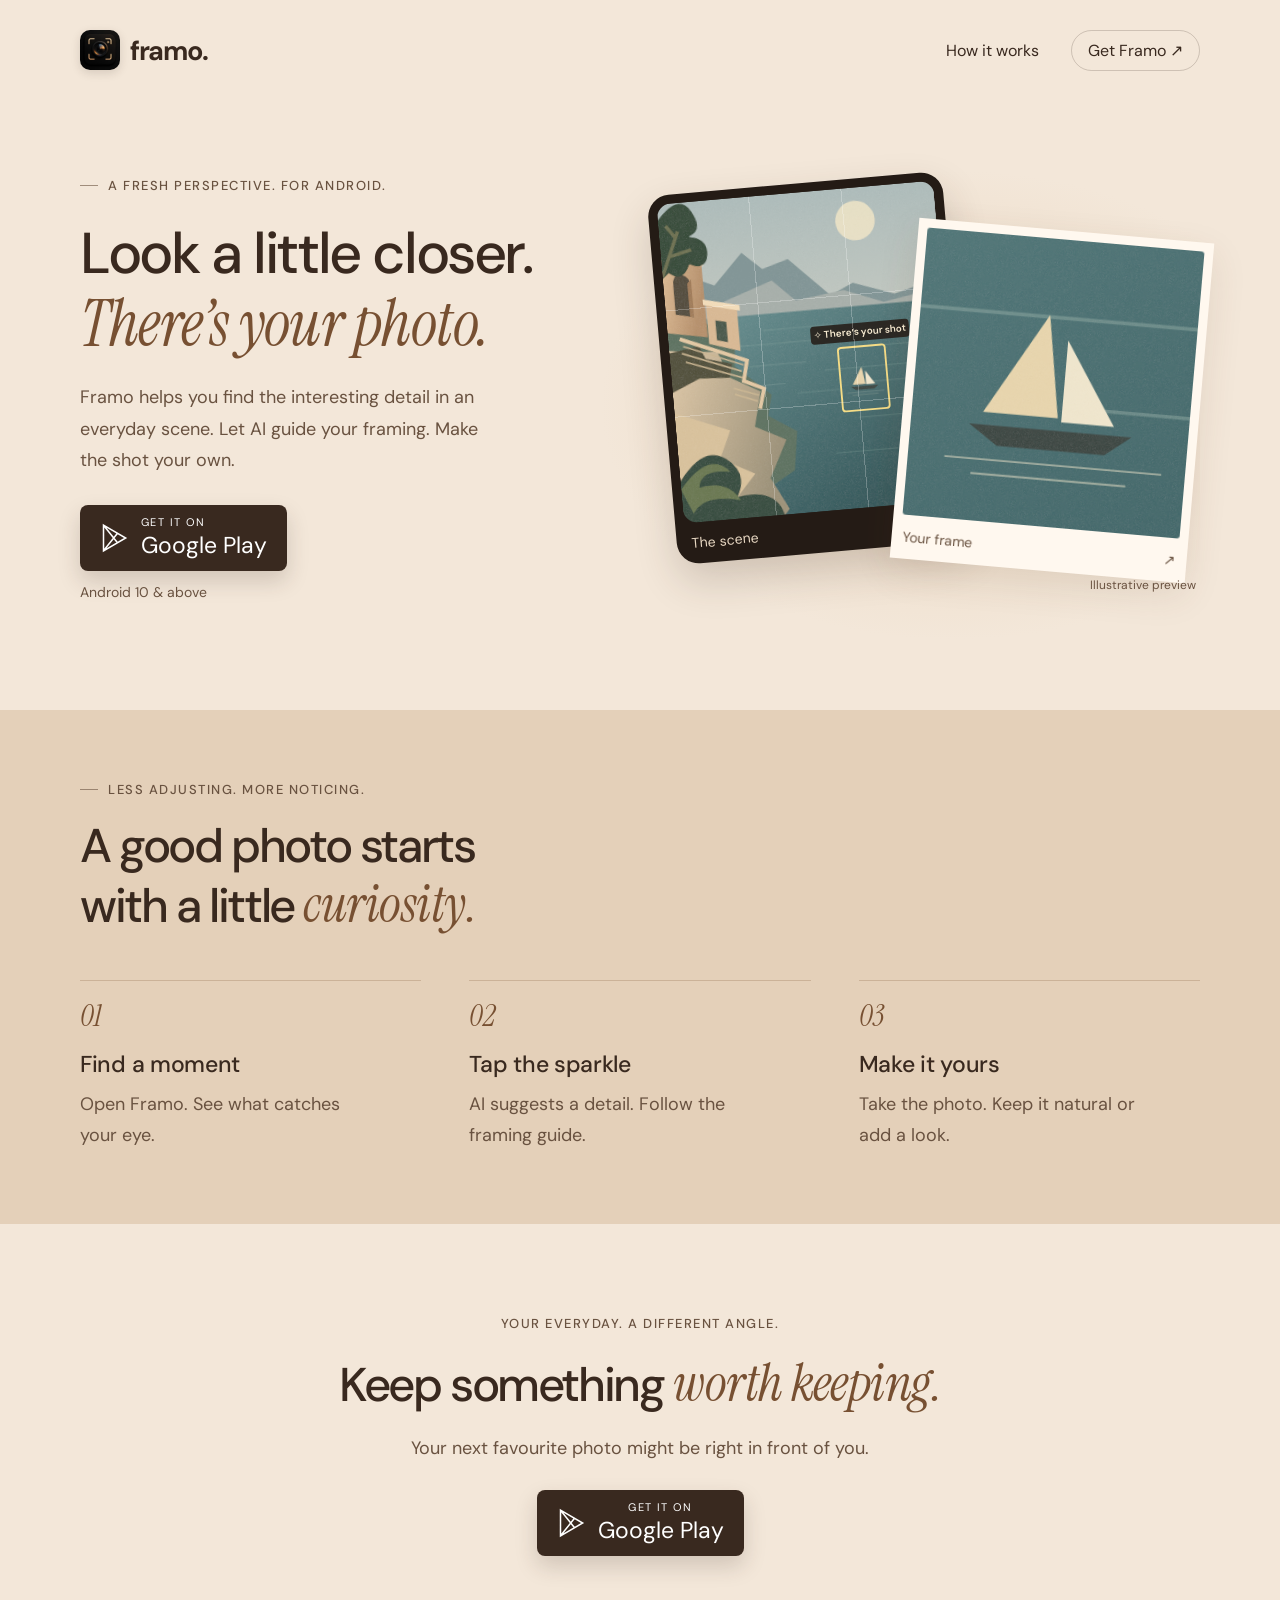
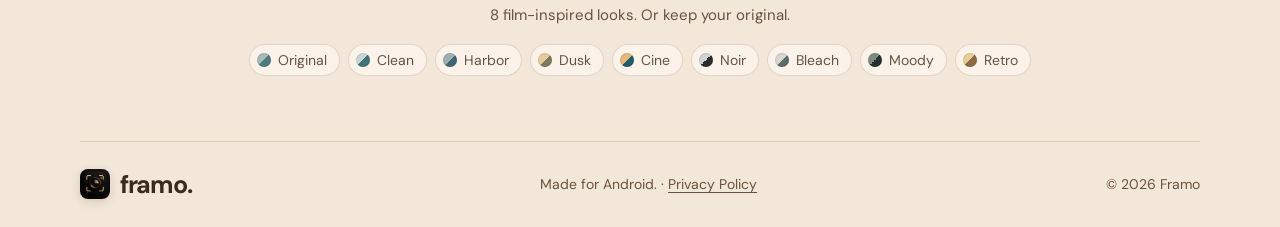
<file: index.html>
<!doctype html>
<html lang="en">
<head>
  <meta charset="UTF-8">
  <meta name="viewport" content="width=device-width, initial-scale=1">
  <meta name="theme-color" content="#f3e7d9">
  <meta name="color-scheme" content="light only">
  <meta name="description" content="Meet Framo, a thoughtful Android camera with AI shot discovery, film-inspired looks, and the tools to make everyday moments worth keeping.">
  <title>Framo — Find your frame.</title>
  <link rel="icon" href="assets/framo-icon.png" type="image/png">
  <link rel="preload" href="assets/fonts/dm-sans.woff2" as="font" type="font/woff2" crossorigin>
  <link rel="preload" href="assets/fonts/instrument-serif-italic.woff2" as="font" type="font/woff2" crossorigin>
  <link rel="stylesheet" href="landing.css">
  <script src="script.js" defer></script>
</head>
<body>
  <a class="skip-link" href="#main">Skip to content</a>
  <header class="site-header wrap">
    <a class="brand" href="#" aria-label="Framo home"><img src="assets/framo-icon.png" alt="" width="40" height="40">framo.</a>
    <nav aria-label="Main navigation"><a href="#how-it-works">How it works</a><a class="nav-cta" href="#download">Get Framo <span aria-hidden="true">↗</span></a></nav>
  </header>
  <main id="main">
    <section class="hero wrap" aria-labelledby="hero-title">
      <div class="hero-copy">
        <p class="eyebrow">A fresh perspective. For Android.</p>
        <h1 id="hero-title">Look a little closer.<br><em>There’s your photo.</em></h1>
        <p class="intro">Framo helps you find the interesting detail in an everyday scene. Let AI guide your framing. Make the shot your own.</p>
        <a class="play-link" href="https://play.google.com/store/apps/details?id=com.framo.camera" target="_blank" rel="noopener noreferrer"><svg viewBox="0 0 24 26" aria-hidden="true"><path d="M3 2l19 11L3 24zM3 2l12 15M3 24l12-15"/></svg><span><small>GET IT ON</small>Google Play</span></a>
        <p class="platform-note">Android 10 & above</p>
      </div>
      <div class="comparison" role="group" aria-label="Illustrated scene and the boat detail framed by Framo">
        <figure class="scene-photo"><div class="viewfinder"><svg viewBox="0 0 900 1200" preserveAspectRatio="xMidYMid slice" role="img" aria-label="The wider scene in the viewfinder: a coastal village, with the small sailboat framed by Framo"><image href="assets/coast.svg" width="900" height="1200"/><rect class="shot-frame" x="545" y="596" width="152" height="206" rx="10"/><g class="shot-label"><rect x="461" y="520" width="320" height="58" rx="12"/><text x="621" y="559">✧ There’s your shot</text></g></svg></div><figcaption>The scene</figcaption></figure>
        <figure class="framed-photo"><img src="assets/boat.svg" alt="The framed detail: a close-up of the sailboat, not the whole scene" width="760" height="1030"><figcaption>Your frame <span aria-hidden="true">↗</span></figcaption></figure>
        <p class="image-note">Illustrative preview</p>
      </div>
    </section>
    <section class="how-section" id="how-it-works" aria-labelledby="how-title">
      <div class="wrap">
        <p class="eyebrow">Less adjusting. More noticing.</p>
        <h2 id="how-title">A good photo starts<br>with a little <em>curiosity.</em></h2>
        <ol class="steps">
          <li><span class="step-number">01</span><h3>Find a moment</h3><p>Open Framo. See what catches your eye.</p></li>
          <li><span class="step-number">02</span><h3>Tap the sparkle</h3><p>AI suggests a detail. Follow the framing guide.</p></li>
          <li><span class="step-number">03</span><h3>Make it yours</h3><p>Take the photo. Keep it natural or add a look.</p></li>
        </ol>
      </div>
    </section>
    <section class="download-section wrap" id="download" aria-labelledby="download-title">
      <p class="eyebrow">Your everyday. A different angle.</p>
      <h2 id="download-title">Keep something <em>worth keeping.</em></h2>
      <p>Your next favourite photo might be right in front of you.</p>
      <a class="play-link" href="https://play.google.com/store/apps/details?id=com.framo.camera" target="_blank" rel="noopener noreferrer"><svg viewBox="0 0 24 26" aria-hidden="true"><path d="M3 2l19 11L3 24zM3 2l12 15M3 24l12-15"/></svg><span><small>GET IT ON</small>Google Play</span></a>
      <div class="looks"><p>8 film-inspired looks. Or keep your original.</p><ul class="look-chips" aria-label="Looks"><li><i class="sw-original"></i>Original</li><li><i class="sw-clean"></i>Clean</li><li><i class="sw-harbor"></i>Harbor</li><li><i class="sw-dusk"></i>Dusk</li><li><i class="sw-cine"></i>Cine</li><li><i class="sw-noir"></i>Noir</li><li><i class="sw-bleach"></i>Bleach</li><li><i class="sw-moody"></i>Moody</li><li><i class="sw-retro"></i>Retro</li></ul></div>
    </section>
  </main>
  <footer class="wrap site-footer"><a class="brand" href="#" aria-label="Framo home"><img src="assets/framo-icon.png" alt="" width="30" height="30">framo.</a><small>Made for Android. · <a href="privacy.html">Privacy Policy</a></small><small>© <span id="year">2026</span> Framo</small></footer>
</body>
</html>
</file>
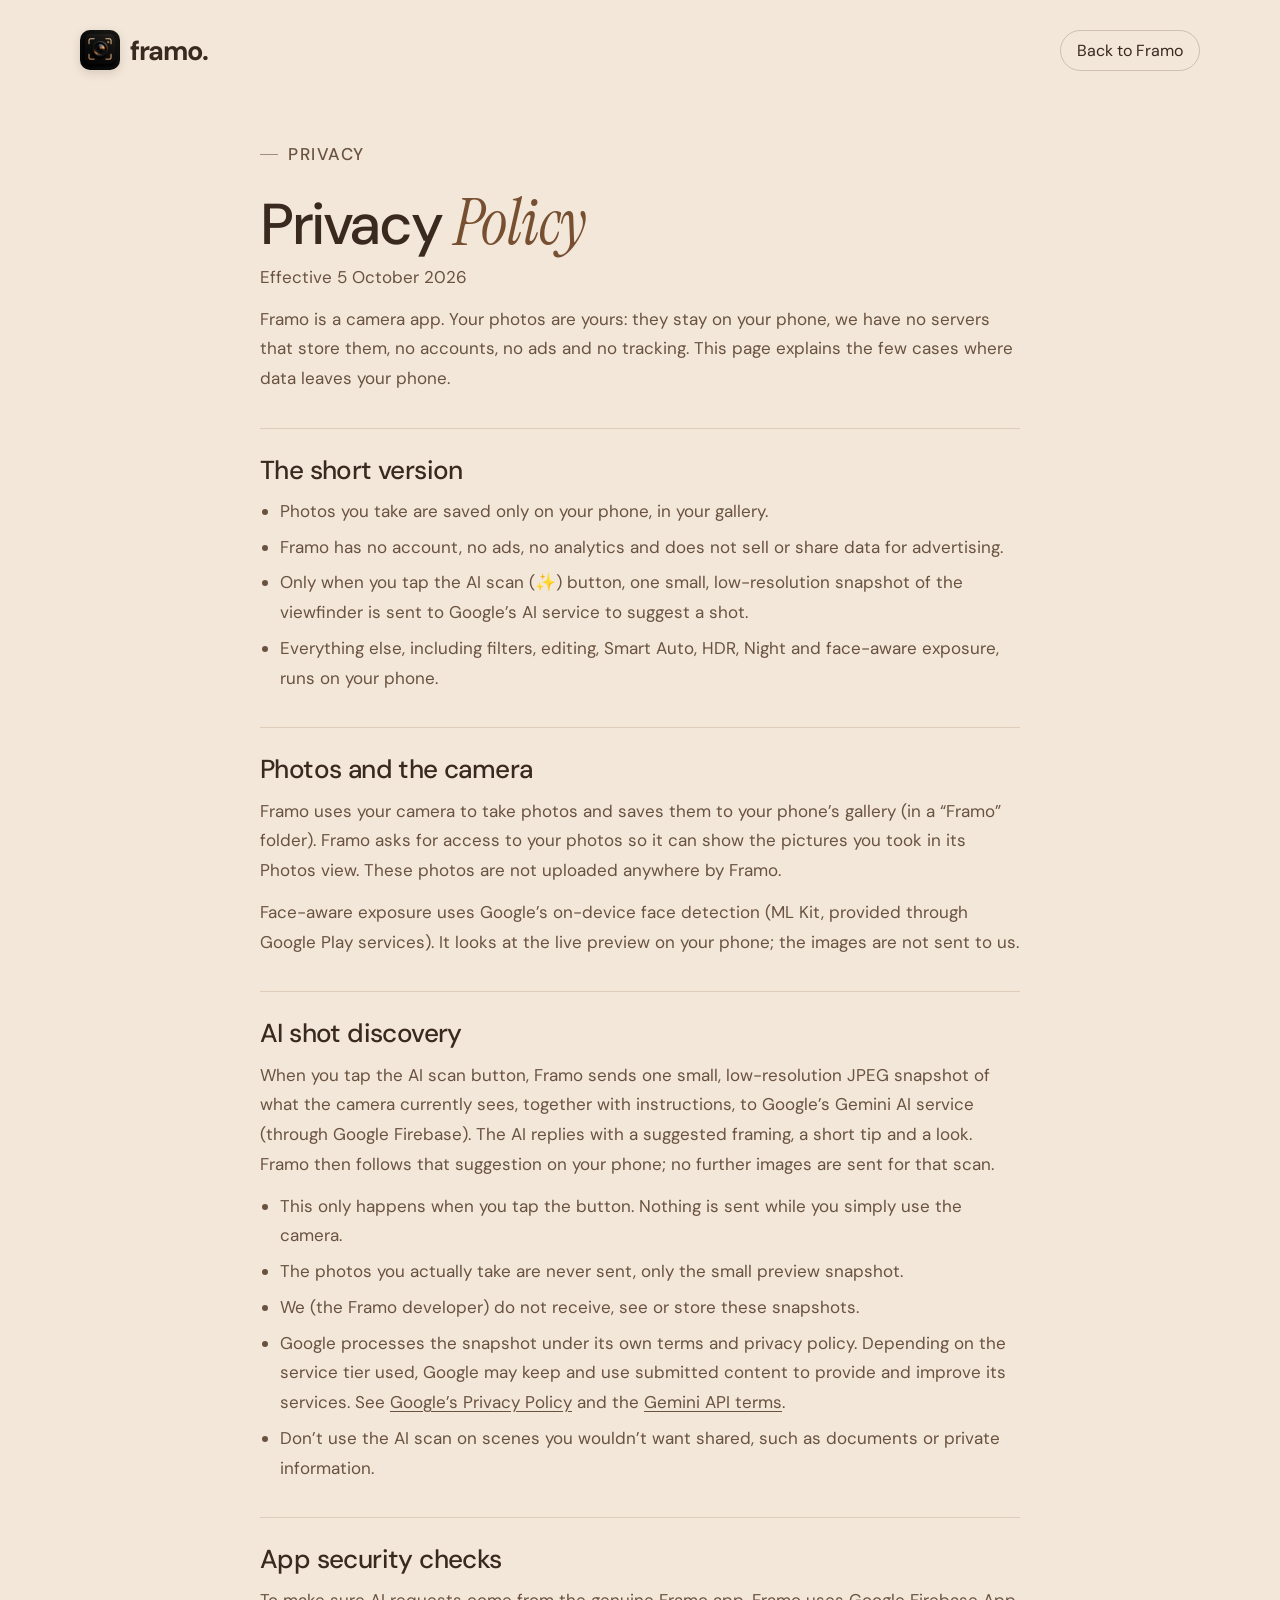
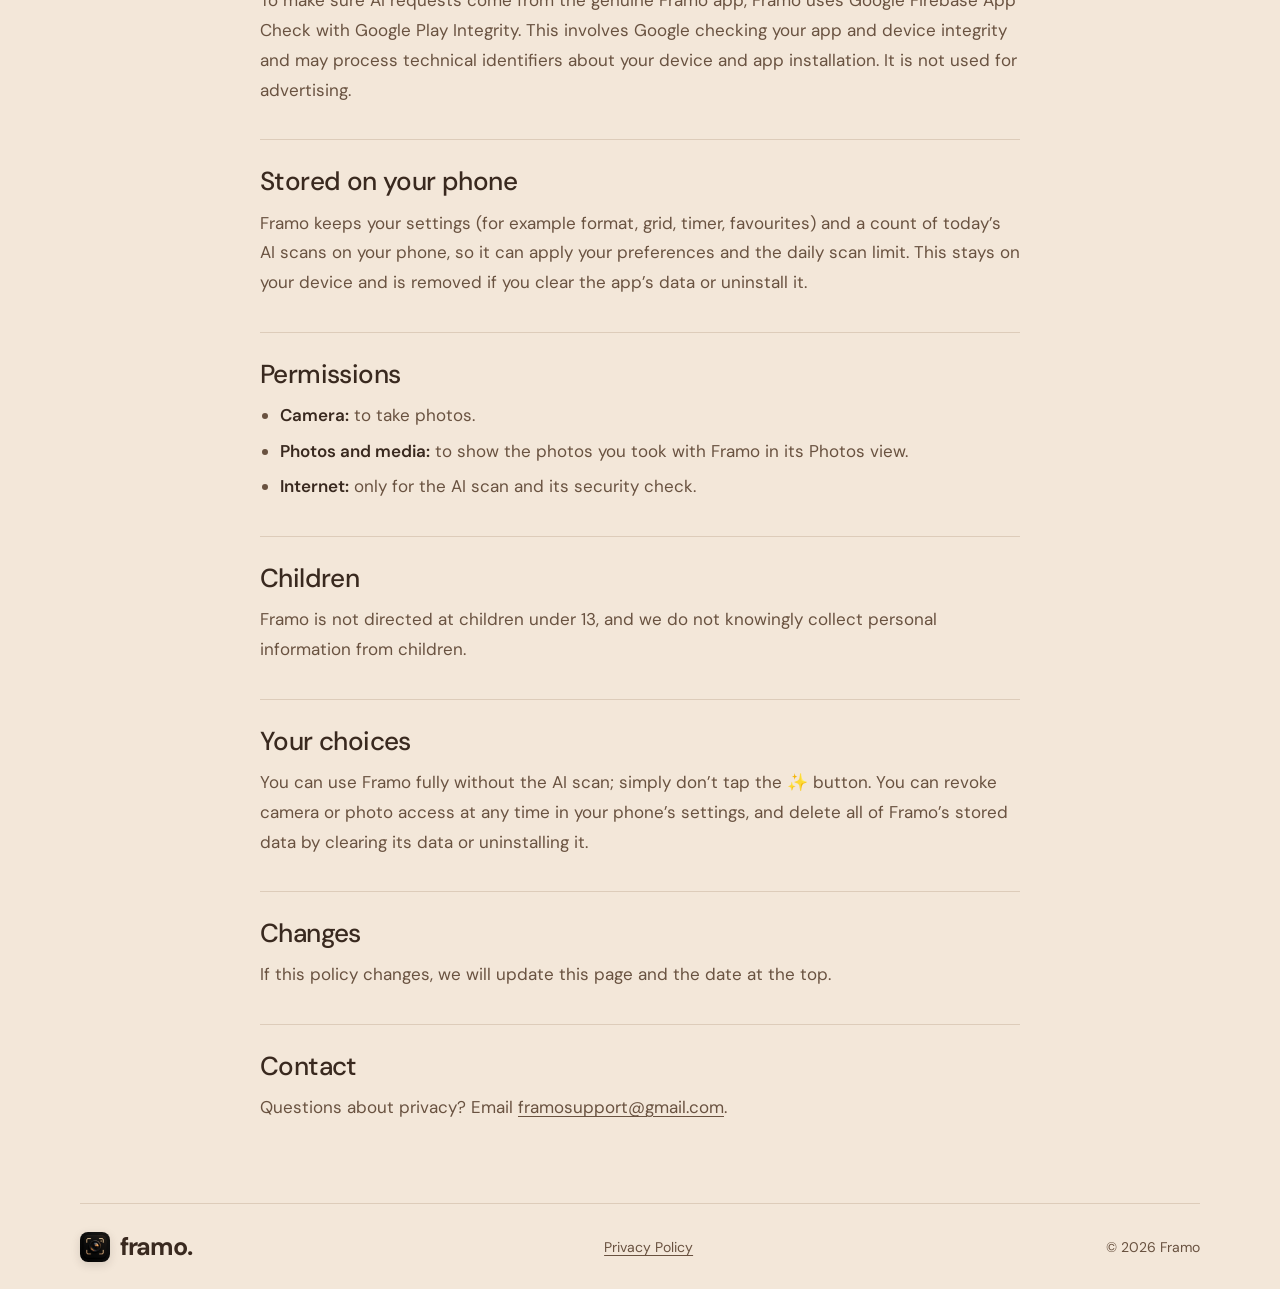
<file: privacy.html>
<!doctype html>
<html lang="en">
<head>
  <meta charset="UTF-8">
  <meta name="viewport" content="width=device-width, initial-scale=1">
  <meta name="theme-color" content="#f3e7d9">
  <meta name="color-scheme" content="light only">
  <meta name="description" content="How the Framo camera app handles your photos and data.">
  <title>Privacy Policy — Framo</title>
  <link rel="icon" href="assets/framo-icon.png" type="image/png">
  <link rel="preload" href="assets/fonts/dm-sans.woff2" as="font" type="font/woff2" crossorigin>
  <link rel="stylesheet" href="landing.css">
</head>
<body>
  <a class="skip-link" href="#main">Skip to content</a>
  <header class="site-header wrap">
    <a class="brand" href="index.html" aria-label="Framo home"><img src="assets/framo-icon.png" alt="" width="40" height="40">framo.</a>
    <nav aria-label="Main navigation"><a class="nav-cta" href="index.html">Back to Framo</a></nav>
  </header>
  <main id="main" class="legal wrap">
    <p class="eyebrow">Privacy</p>
    <h1>Privacy <em>Policy</em></h1>
    <p class="legal-date">Effective 5 October 2026</p>

    <p class="legal-lead">Framo is a camera app. Your photos are yours: they stay on your phone, we have no servers that store them, no accounts, no ads and no tracking. This page explains the few cases where data leaves your phone.</p>

    <section>
      <h2>The short version</h2>
      <ul>
        <li>Photos you take are saved only on your phone, in your gallery.</li>
        <li>Framo has no account, no ads, no analytics and does not sell or share data for advertising.</li>
        <li>Only when you tap the AI scan (✨) button, one small, low-resolution snapshot of the viewfinder is sent to Google’s AI service to suggest a shot.</li>
        <li>Everything else, including filters, editing, Smart Auto, HDR, Night and face-aware exposure, runs on your phone.</li>
      </ul>
    </section>

    <section>
      <h2>Photos and the camera</h2>
      <p>Framo uses your camera to take photos and saves them to your phone’s gallery (in a “Framo” folder). Framo asks for access to your photos so it can show the pictures you took in its Photos view. These photos are not uploaded anywhere by Framo.</p>
      <p>Face-aware exposure uses Google’s on-device face detection (ML Kit, provided through Google Play services). It looks at the live preview on your phone; the images are not sent to us.</p>
    </section>

    <section>
      <h2>AI shot discovery</h2>
      <p>When you tap the AI scan button, Framo sends one small, low-resolution JPEG snapshot of what the camera currently sees, together with instructions, to Google’s Gemini AI service (through Google Firebase). The AI replies with a suggested framing, a short tip and a look. Framo then follows that suggestion on your phone; no further images are sent for that scan.</p>
      <ul>
        <li>This only happens when you tap the button. Nothing is sent while you simply use the camera.</li>
        <li>The photos you actually take are never sent, only the small preview snapshot.</li>
        <li>We (the Framo developer) do not receive, see or store these snapshots.</li>
        <li>Google processes the snapshot under its own terms and privacy policy. Depending on the service tier used, Google may keep and use submitted content to provide and improve its services. See <a href="https://policies.google.com/privacy" target="_blank" rel="noopener noreferrer">Google’s Privacy Policy</a> and the <a href="https://ai.google.dev/gemini-api/terms" target="_blank" rel="noopener noreferrer">Gemini API terms</a>.</li>
        <li>Don’t use the AI scan on scenes you wouldn’t want shared, such as documents or private information.</li>
      </ul>
    </section>

    <section>
      <h2>App security checks</h2>
      <p>To make sure AI requests come from the genuine Framo app, Framo uses Google Firebase App Check with Google Play Integrity. This involves Google checking your app and device integrity and may process technical identifiers about your device and app installation. It is not used for advertising.</p>
    </section>

    <section>
      <h2>Stored on your phone</h2>
      <p>Framo keeps your settings (for example format, grid, timer, favourites) and a count of today’s AI scans on your phone, so it can apply your preferences and the daily scan limit. This stays on your device and is removed if you clear the app’s data or uninstall it.</p>
    </section>

    <section>
      <h2>Permissions</h2>
      <ul>
        <li><strong>Camera:</strong> to take photos.</li>
        <li><strong>Photos and media:</strong> to show the photos you took with Framo in its Photos view.</li>
        <li><strong>Internet:</strong> only for the AI scan and its security check.</li>
      </ul>
    </section>

    <section>
      <h2>Children</h2>
      <p>Framo is not directed at children under 13, and we do not knowingly collect personal information from children.</p>
    </section>

    <section>
      <h2>Your choices</h2>
      <p>You can use Framo fully without the AI scan; simply don’t tap the ✨ button. You can revoke camera or photo access at any time in your phone’s settings, and delete all of Framo’s stored data by clearing its data or uninstalling it.</p>
    </section>

    <section>
      <h2>Changes</h2>
      <p>If this policy changes, we will update this page and the date at the top.</p>
    </section>

    <section>
      <h2>Contact</h2>
      <p>Questions about privacy? Email <a href="mailto:framosupport@gmail.com">framosupport@gmail.com</a>.</p>
    </section>
  </main>
  <footer class="wrap site-footer"><a class="brand" href="index.html" aria-label="Framo home"><img src="assets/framo-icon.png" alt="" width="30" height="30">framo.</a><small><a href="privacy.html">Privacy Policy</a></small><small>© <span id="year">2026</span> Framo</small></footer>
  <script>document.querySelector('#year').textContent = new Date().getFullYear();</script>
</body>
</html>
</file>
<file: landing.css>
@font-face { font-family: 'DM Sans'; src: url('assets/fonts/dm-sans.woff2') format('woff2'); font-weight: 100 1000; font-display: swap; }
@font-face { font-family: 'Instrument Serif'; src: url('assets/fonts/instrument-serif-italic.woff2') format('woff2'); font-style: italic; font-weight: 400; font-display: swap; }
:root {
  color-scheme: light;
  --paper: #f3e7d9;
  --ink: #39291f;
  --muted: #695240;
  --accent: #775032;
  font-family: 'DM Sans', Arial, Helvetica, sans-serif;
  color: var(--ink);
  background: var(--paper);
  font-synthesis: none;
}
* { box-sizing: border-box; }
html { scroll-behavior: smooth; scroll-padding-top: 24px; }
body { margin: 0; font-size: 18px; }
a { color: inherit; text-decoration: none; }
img { display: block; max-width: 100%; }
figure, p { margin: 0; }
a:focus-visible, summary:focus-visible { outline: 2px solid var(--accent); outline-offset: 6px; }
::selection { background: #ddbea0; color: var(--ink); }
.wrap { width: min(1120px, calc(100% - 96px)); margin-inline: auto; }
.skip-link { position: fixed; top: -70px; left: 16px; padding: 12px; background: var(--ink); color: white; z-index: 5; }
.skip-link:focus { top: 16px; }
.site-header { height: 100px; display: flex; align-items: center; justify-content: space-between; }
.brand { display: inline-flex; align-items: center; gap: 10px; font-size: 27px; font-weight: 700; letter-spacing: -1.3px; }
.site-header nav { display: flex; gap: 32px; font-size: 16px; }
.site-header nav a:hover { text-decoration: underline; text-underline-offset: 5px; }
.hero { min-height: 610px; display: grid; grid-template-columns: 1fr 1fr; gap: 44px; align-items: center; padding-block: 65px 100px; }
.hero > * { min-width: 0; }
.eyebrow { font-size: 13px; letter-spacing: 1.5px; text-transform: uppercase; line-height: 1.8; color: var(--muted); }
h1, h2 { font-weight: 500; letter-spacing: -2px; }
h1 { font-size: clamp(44px, 4.5vw, 64px); line-height: 1.09; margin: 25px 0 24px; }
em { font-family: Georgia, 'Times New Roman', serif; font-weight: 400; color: var(--accent); }
.intro { max-width: 420px; color: var(--muted); font-size: 18px; line-height: 1.75; margin-bottom: 28px; }
.play-link { display: inline-flex; align-items: center; gap: 13px; padding: 11px 20px; border-radius: 8px; background: var(--ink); color: #fff; transition: background .2s; }
.play-link:hover { background: #68472f; }
.play-link svg { width: 28px; height: 32px; fill: none; stroke: currentColor; stroke-width: 1.3; }
.play-link > span { font-size: 23px; line-height: 1.2; }
.play-link small { display: block; font-size: 11px; letter-spacing: 1.4px; margin-bottom: 3px; }
.platform-note { margin-top: 12px; font-size: 14px; color: var(--muted); }
.comparison { position: relative; height: 410px; }
.comparison figure { position: absolute; width: 55%; }
.comparison img { width: 100%; height: 320px; object-fit: cover; border-radius: 3px; }
.scene-photo { left: 0; top: 0; transform: rotate(-5deg); }
.framed-photo { right: 0; top: 47px; padding: 9px 9px 0; background: #fff8ef; box-shadow: 0 13px 35px #58391f1c; transform: rotate(5deg); }
.comparison .framed-photo img { height: 288px; }
.comparison figcaption { font-size: 14px; padding: 13px 2px; color: var(--muted); display: flex; justify-content: space-between; }
.image-note { position: absolute; bottom: 0; right: 4px; font-size: 12px; color: var(--muted); }
.how-section { background: #e4d0b9; color: var(--ink); padding: 68px 0 72px; }
.how-section .eyebrow { color: var(--muted); }
h2 { font-size: clamp(38px, 3.7vw, 52px); line-height: 1.16; margin: 18px 0 0; }
.how-section h2 em { color: var(--accent); }
.steps { list-style: none; padding: 0; margin: 45px 0 0; display: grid; grid-template-columns: repeat(3, minmax(0, 1fr)); gap: 48px; }
.steps li { border-top: 1px solid #80573540; padding-top: 20px; }
.step-number { font-size: 14px; color: var(--accent); }
h3 { font-size: 23px; font-weight: 500; letter-spacing: -.3px; margin: 17px 0 10px; }
.steps p { font-size: 18px; line-height: 1.75; color: var(--muted); max-width: 300px; }
.download-section { text-align: center; padding-block: 88px 65px; }
.download-section h2 { max-width: 620px; margin-inline: auto; }
.download-section > p:not(.eyebrow) { font-size: 18px; color: var(--muted); line-height: 1.75; margin: 19px 0 26px; }
.looks { max-width: 520px; margin: 25px auto 0; color: var(--muted); font-size: 16px; }
.looks summary { cursor: pointer; list-style-position: inside; padding: 12px 8px; }
.looks p { font-size: 16px; line-height: 2; padding: 10px 12px 0; }
.site-footer { border-top: 1px solid #80573530; padding-block: 26px; display: flex; justify-content: space-between; align-items: center; gap: 20px; }
.site-footer .brand { font-size: 25px; }
.site-footer small { font-size: 14px; color: var(--muted); }
@media (max-width: 900px) {
  .wrap { width: calc(100% - 56px); }
  .hero { gap: 28px; min-height: 560px; }
  h1 { font-size: 48px; }
  .comparison { height: 365px; }
  .comparison img { height: 273px; }
  .comparison .framed-photo img { height: 250px; }
  .steps { gap: 28px; }
}
@media (max-width: 650px) {
  .wrap { width: calc(100% - 40px); }
  .site-header { height: 80px; }
  .brand { font-size: 24px; }
  .site-header nav { gap: 20px; font-size: 14px; }
  .hero { grid-template-columns: minmax(0, 1fr); gap: 46px; padding-block: 38px 55px; }
  h1 { font-size: clamp(42px, 9vw, 58px); margin-block: 18px 20px; letter-spacing: -1.7px; }
  .intro { max-width: 390px; }
  .comparison { width: min(440px, 100%); margin-inline: auto; height: 365px; }
  .comparison img { height: 282px; }
  .comparison .framed-photo img { height: 250px; }
  .scene-photo { left: 3%; }
  .framed-photo { right: 3%; }
  .how-section { padding-block: 48px; }
  h2 { font-size: 40px; letter-spacing: -1.3px; }
  .steps { grid-template-columns: 1fr; gap: 24px; margin-top: 32px; }
  .steps li { display: grid; grid-template-columns: 28px 1fr; column-gap: 14px; padding-top: 22px; }
  .step-number { grid-row: span 2; margin-top: 3px; }
  h3 { margin: 0 0 7px; }
  .steps p { max-width: none; }
  .download-section { padding-block: 58px 44px; }
  .site-footer { gap: 10px; }
}
@media (max-width: 360px) {
  .site-header nav { gap: 14px; }
  .site-header nav a:first-child { display: none; }
  .comparison { height: 320px; }
  .comparison img { height: 235px; }
  .comparison .framed-photo img { height: 205px; }
  .site-footer { flex-wrap: wrap; }
  .site-footer small { font-size: 13px; }
}
@media (prefers-reduced-motion: reduce) {
  html { scroll-behavior: auto; }
  * { transition: none !important; }
}

/* ---- Polish ---- */
em { font-family: 'Instrument Serif', Georgia, 'Times New Roman', serif; font-style: italic; font-size: 1.1em; letter-spacing: -.5px; }
h1, h2 { font-weight: 500; letter-spacing: -2.4px; }
h1 em { display: inline-block; margin-top: 4px; }
.eyebrow { font-weight: 500; }
.eyebrow::before { content: ""; display: inline-block; width: 18px; height: 1px; background: currentColor; vertical-align: middle; margin: 0 10px 3px 0; opacity: .6; }
.download-section .eyebrow::before { display: none; }
.nav-cta { border: 1px solid #39291f33; border-radius: 99px; padding: 9px 16px; transition: background .2s, border-color .2s; }
.site-header nav a.nav-cta:hover { background: var(--ink); color: #fff; text-decoration: none; border-color: var(--ink); }
.brand img { border-radius: 10px; box-shadow: 0 3px 10px #39291f26; }
.site-footer .brand img { border-radius: 8px; }
.play-link { box-shadow: 0 10px 22px #39291f2e; transition: background .2s, transform .2s, box-shadow .2s; }
.play-link:hover { transform: translateY(-2px); box-shadow: 0 14px 28px #39291f38; }

/* Hero: the viewfinder with the AI frame on the boat, and the photo you get. */
.hero { background: radial-gradient(ellipse 45% 55% at 78% 50%, #ead6bf 0%, transparent 70%); }
.scene-photo { padding: 9px 9px 0; background: #241b15; border-radius: 22px; box-shadow: 0 18px 40px #39291f30; }
.viewfinder { position: relative; height: 320px; border-radius: 14px; overflow: hidden; }
.viewfinder svg { position: absolute; inset: 0; width: 100%; height: 100%; display: block; }
.viewfinder::after { content: ""; position: absolute; inset: 0; pointer-events: none;
  background: linear-gradient(90deg, transparent calc(33.33% - .5px), #ffffff40 calc(33.33% - .5px) calc(33.33% + .5px), transparent calc(33.33% + .5px) calc(66.66% - .5px), #ffffff40 calc(66.66% - .5px) calc(66.66% + .5px), transparent calc(66.66% + .5px)),
              linear-gradient(0deg, transparent calc(33.33% - .5px), #ffffff40 calc(33.33% - .5px) calc(33.33% + .5px), transparent calc(33.33% + .5px) calc(66.66% - .5px), #ffffff40 calc(66.66% - .5px) calc(66.66% + .5px), transparent calc(66.66% + .5px)); }
.shot-frame { fill: none; stroke: #f5dc86; stroke-width: 6; animation: pulse 2.4s ease-in-out infinite; }
.shot-label rect { fill: #241b15; opacity: .85; }
.shot-label text { fill: #f8ecd2; font: 600 32px 'DM Sans', Arial, sans-serif; text-anchor: middle; }
.scene-photo figcaption { color: #e8d8c3; padding: 11px 6px 12px; }
.comparison .framed-photo { animation: develop .9s .25s cubic-bezier(.2,.7,.2,1) both; }
@keyframes develop { from { opacity: 0; transform: rotate(9deg) translate(18px, 22px); filter: saturate(0) brightness(1.25); } }
@keyframes pulse { 50% { stroke-opacity: .55; } }

/* Steps */
.step-number { font: italic 30px/1 'Instrument Serif', Georgia, serif; }
.steps li { transition: border-color .25s; }
.steps li:hover { border-top-color: var(--accent); }

/* Looks */
.download-section h2 em { white-space: nowrap; }
.looks { max-width: 820px; margin-top: 34px; }
.looks > p { font-size: 15px; }
.look-chips { list-style: none; padding: 0; margin: 14px 0 0; display: flex; flex-wrap: wrap; justify-content: center; gap: 8px; }
.look-chips li { display: inline-flex; align-items: center; gap: 7px; padding: 6px 12px 6px 7px; border: 1px solid #80573533; border-radius: 99px; font-size: 14px; color: var(--muted); background: #fbf3ea; }
.look-chips i { width: 14px; height: 14px; border-radius: 50%; box-shadow: inset 0 0 0 1px #0000001a; }
.sw-original { background: linear-gradient(135deg, #a9b9b9 50%, #4f7b7d 50%); }
.sw-clean { background: linear-gradient(135deg, #c9d6d8 50%, #3f7477 50%); }
.sw-harbor { background: linear-gradient(135deg, #9fb0b4 50%, #3d6670 50%); }
.sw-dusk { background: linear-gradient(135deg, #e6c99c 50%, #7f7a5f 50%); }
.sw-cine { background: linear-gradient(135deg, #e7b77d 50%, #1f5e66 50%); }
.sw-noir { background: linear-gradient(135deg, #d2d2d2 50%, #2b2b2b 50%); }
.sw-bleach { background: linear-gradient(135deg, #d9d6cf 50%, #5d6a69 50%); }
.sw-moody { background: linear-gradient(135deg, #7d8b80 50%, #23332f 50%); }
.sw-retro { background: linear-gradient(135deg, #e8cf98 50%, #8b6a45 50%); }

@media (max-width: 900px) { .viewfinder { height: 273px; } }
@media (max-width: 650px) {
  .viewfinder { height: 262px; }
  .hero { background: none; }
  .download-section h2 em { white-space: normal; }
}
@media (max-width: 360px) { .viewfinder { height: 218px; } }
@media (prefers-reduced-motion: reduce) { .shot-frame, .comparison .framed-photo { animation: none; } }

.site-header nav { align-items: center; }
@media (max-width: 650px) {
  /* Keep the AI frame on the boat visible next to the print. */
  .comparison .scene-photo { width: 58%; left: 0; }
  .comparison .framed-photo { width: 45%; right: 0; top: 64px; }
}
@media (max-width: 420px) {
  .site-header nav a:not(.nav-cta) { display: none; }
}
@media (max-width: 650px) {
  .comparison { height: 390px; }
  .image-note { left: 4px; right: auto; }
}

/* Privacy policy page */
.legal { max-width: 760px; padding-block: 40px 80px; }
.legal h1 { margin: 14px 0 6px; }
.legal-date { font-size: 14px; color: var(--muted); }
.legal-lead { font-size: 20px; line-height: 1.7; margin: 28px 0 8px; }
.legal section { border-top: 1px solid #80573530; margin-top: 34px; padding-top: 26px; }
.legal h2 { font-size: 26px; letter-spacing: -.6px; margin: 0 0 12px; }
.legal p, .legal li { font-size: 17px; line-height: 1.75; color: var(--muted); }
.legal p + p { margin-top: 12px; }
.legal ul { padding-left: 20px; margin: 12px 0 0; }
.legal li + li { margin-top: 6px; }
.legal strong { color: var(--ink); font-weight: 600; }
.legal a, .site-footer small a { text-decoration: underline; text-underline-offset: 3px; }
</file>
